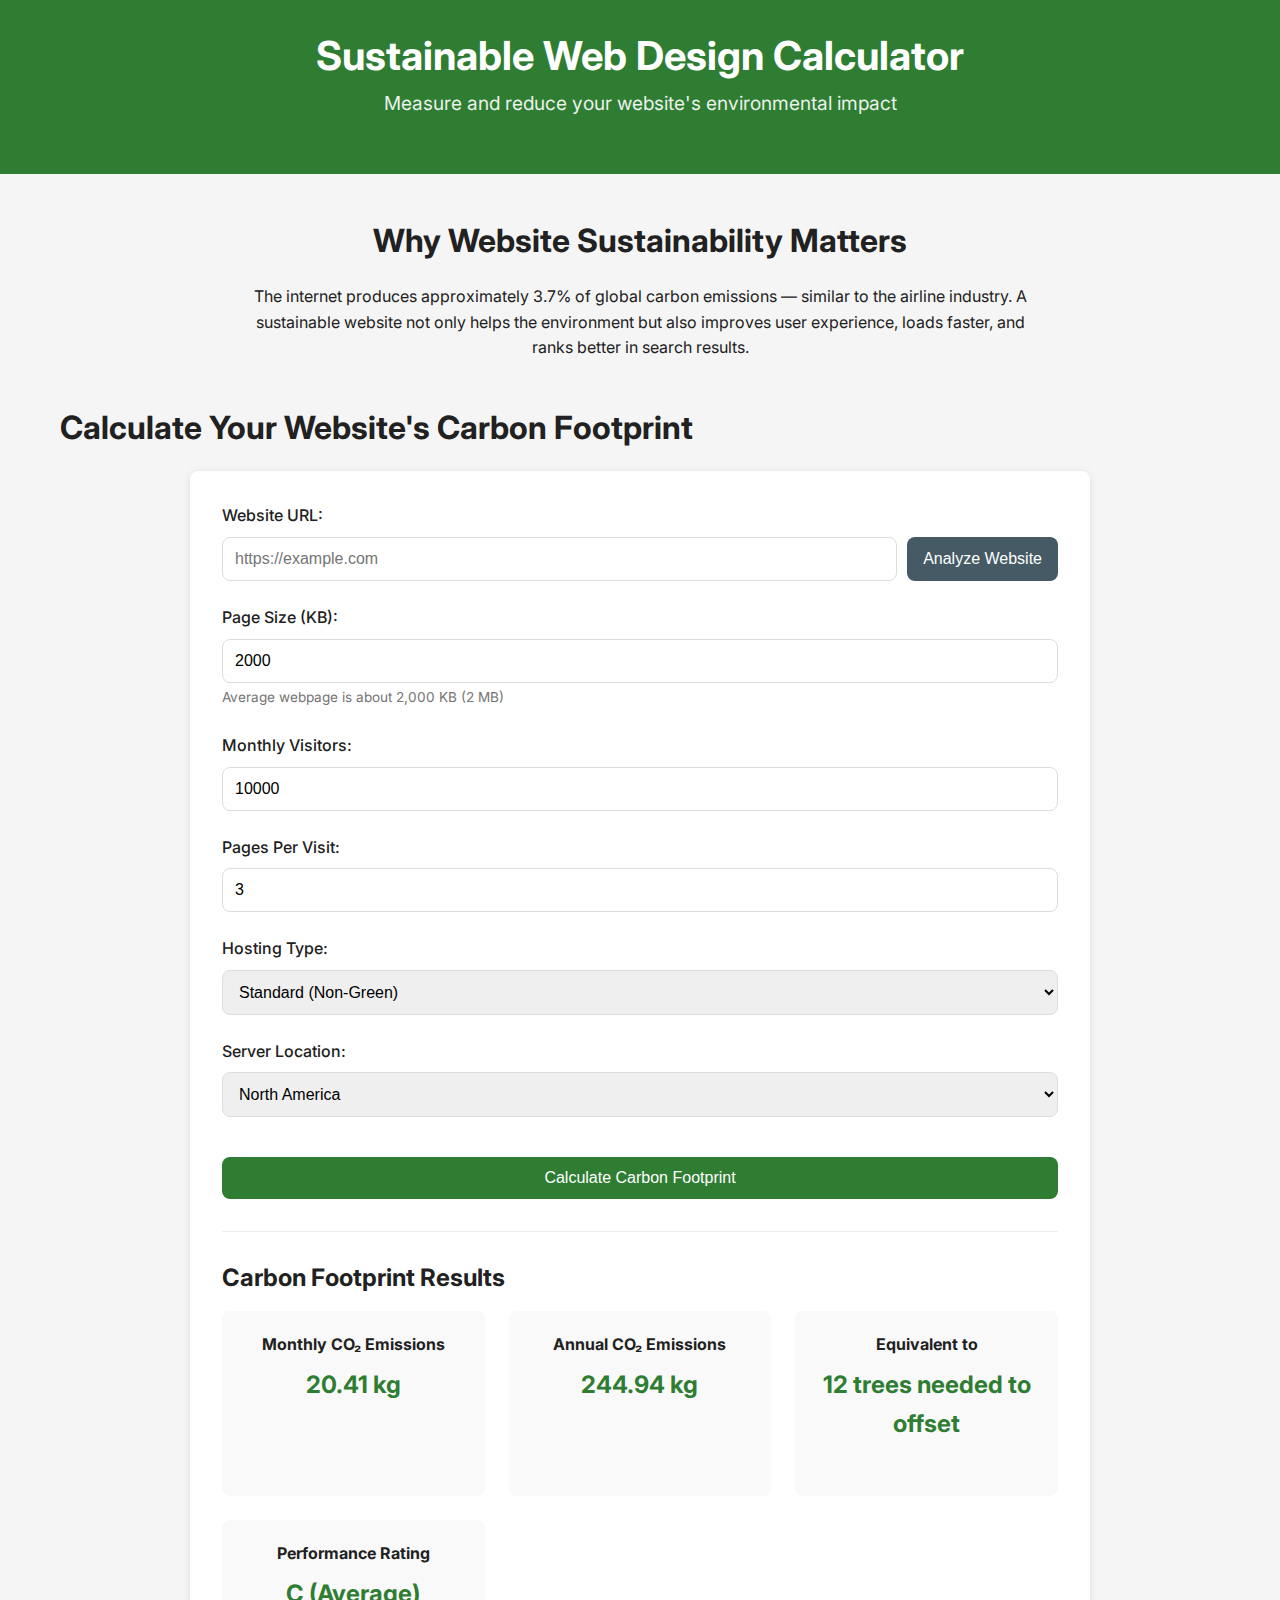
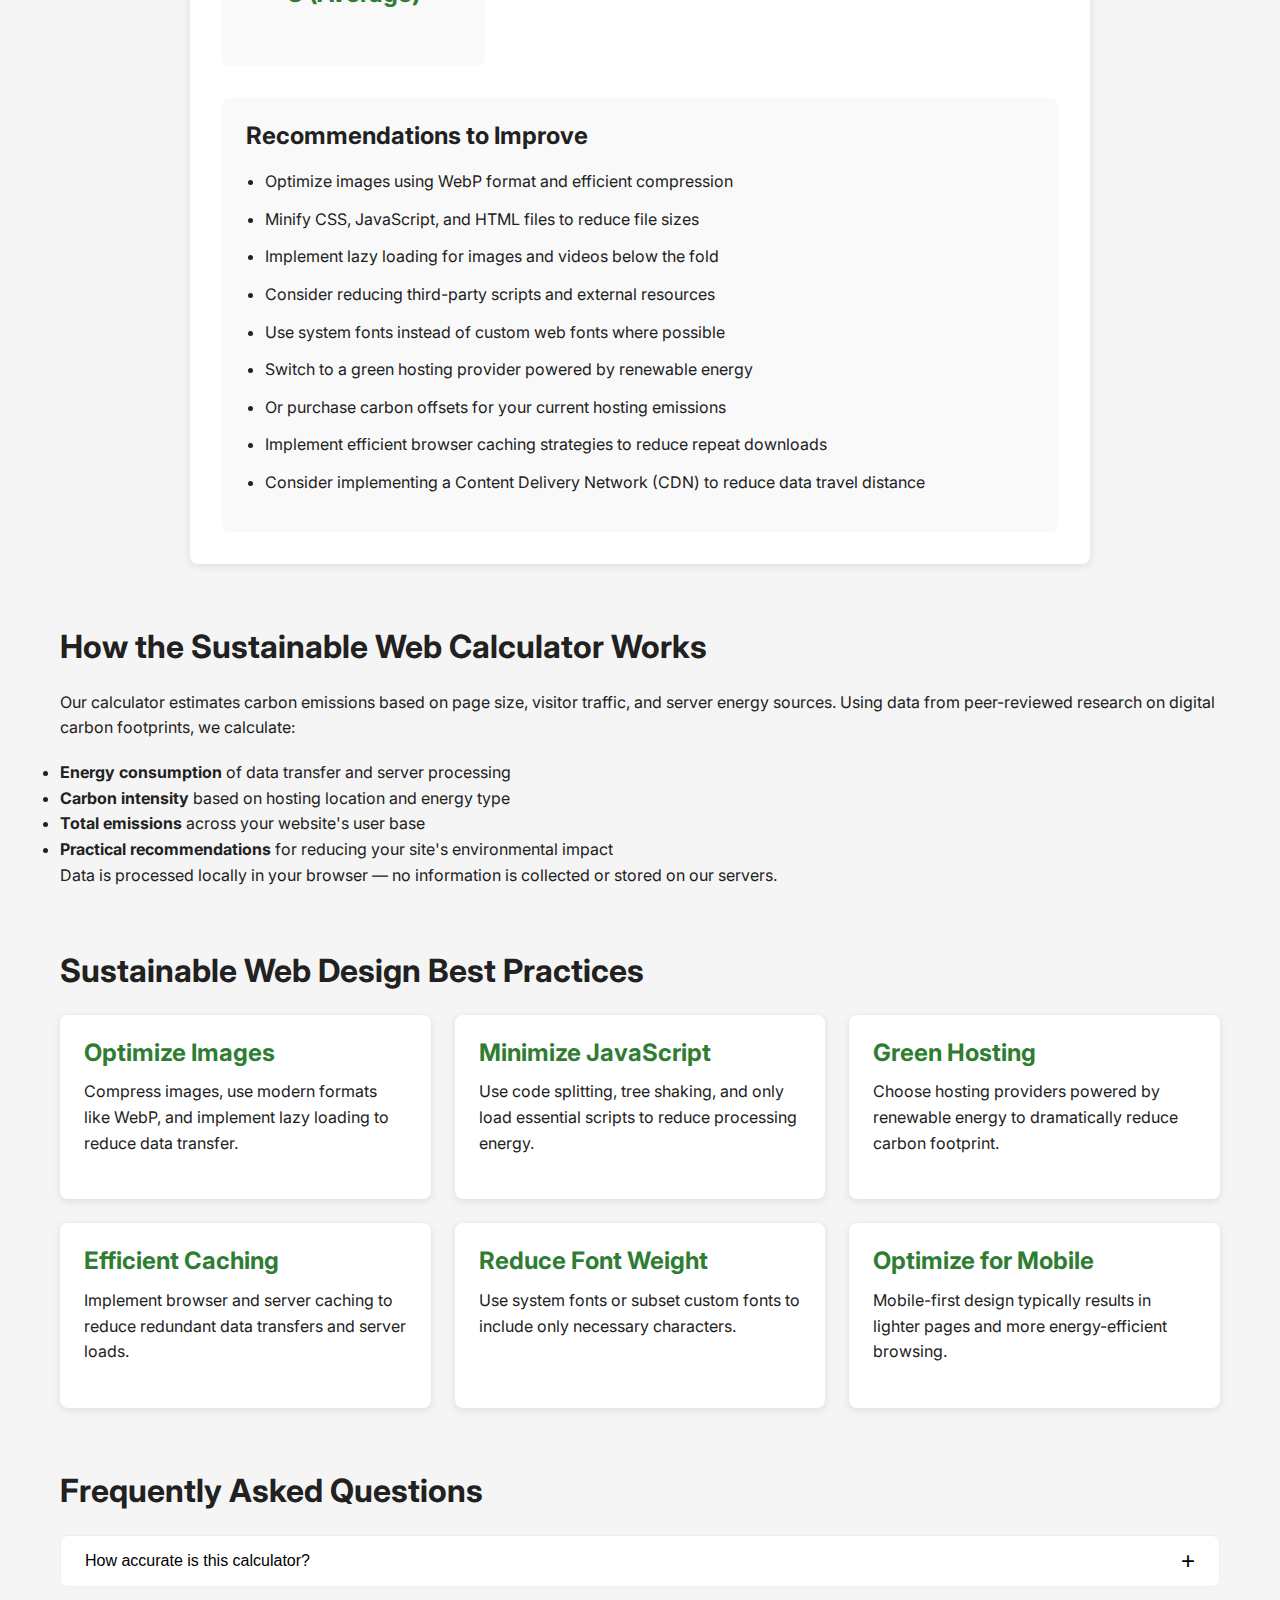
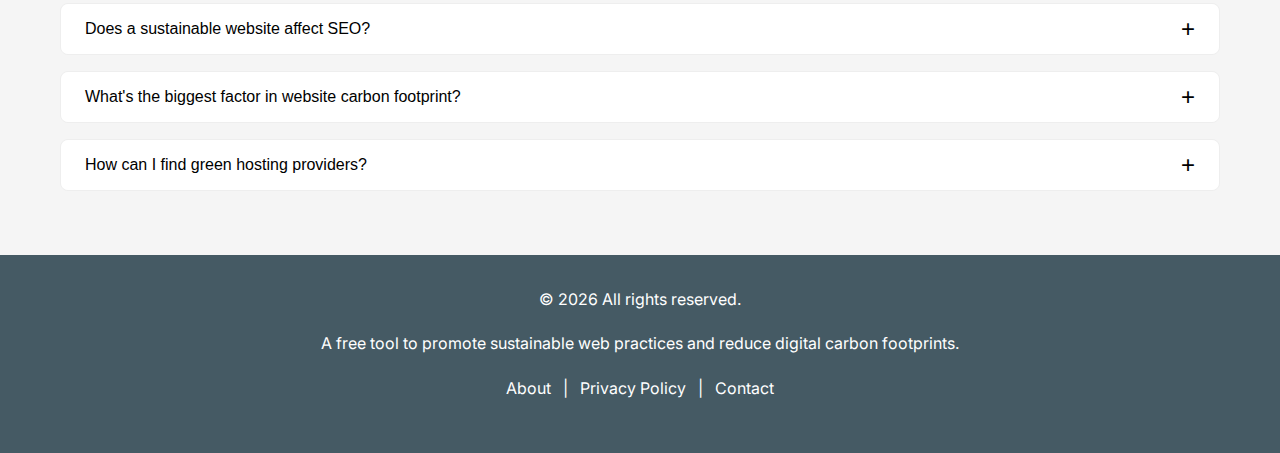
<file: index.html>
<!DOCTYPE html>
<html lang="en">
<head>
    <meta charset="UTF-8">
    <meta name="viewport" content="width=device-width, initial-scale=1.0">
    <title>Sustainable Web Design Calculator | Reduce Your Website's Carbon Footprint</title>
    <meta name="description" content="Calculate your website's carbon footprint and get actionable recommendations to create more environmentally friendly web designs. Free sustainability tool for web developers and designers.">
    <meta name="keywords" content="sustainable web design, carbon footprint calculator, eco-friendly website, green web development, website sustainability, carbon emissions calculator, sustainable UX, website optimization">
    <meta name="author" content="Marco Ciaramella">
    <meta name="robots" content="index, follow">
    
    <!-- Open Graph / Social Media Meta Tags -->
    <meta property="og:title" content="Sustainable Web Design Calculator | Reduce Website Carbon Footprint">
    <meta property="og:description" content="Calculate your website's environmental impact and get actionable sustainability recommendations for free.">
    <meta property="og:type" content="website">
    <meta property="og:url" content="https://marcociaramella.github.io/WebCarbonCalculator">
    <meta property="og:image" content="https://marcociaramella.github.io/WebCarbonCalculator/images/sustainable-calculator-preview.jpg">
    
    <!-- Twitter Card data -->
    <meta name="twitter:card" content="summary_large_image">
    <meta name="twitter:title" content="Sustainable Web Design Calculator">
    <meta name="twitter:description" content="Calculate your website's carbon footprint and improve sustainability.">
    <meta name="twitter:image" content="https://marcociaramella.github.io/WebCarbonCalculator/images/sustainable-calculator-preview.jpg">
    
    <!-- Favicon -->
    <link rel="icon" href="favicon.ico" type="image/x-icon">
    
    <!-- Stylesheets -->
    <link rel="stylesheet" href="styles.css">
    
    <!-- Structured Data / Schema.org -->
    <script type="application/ld+json">
    {
      "@context": "https://schema.org",
      "@type": "WebApplication",
      "name": "Sustainable Web Design Calculator",
      "url": "https://marcociaramella.github.io/WebCarbonCalculator",
      "description": "A free calculator to measure website carbon footprint and improve web sustainability",
      "applicationCategory": "Web Development Tool",
      "operatingSystem": "Any",
      "offers": {
        "@type": "Offer",
        "price": "0",
        "priceCurrency": "USD"
      },
      "creator": {
        "@type": "Person",
        "name": "Marco Ciaramella"
      }
    }
    </script>
    
    <!-- Preconnect to required origins -->
    <link rel="preconnect" href="https://fonts.googleapis.com">
    <link rel="preconnect" href="https://fonts.gstatic.com" crossorigin>
    <link href="https://fonts.googleapis.com/css2?family=Inter:wght@400;500;700&display=swap" rel="stylesheet">
    <link rel="canonical" href="https://marcociaramella.github.io/WebCarbonCalculator/">
    <link rel="sitemap" type="application/xml" href="sitemap.xml">
</head>
<body>
    <header>
        <div class="container">
            <h1>Sustainable Web Design Calculator</h1>
            <p class="tagline">Measure and reduce your website's environmental impact</p>
        </div>
    </header>

    <main class="container">
        <section class="intro">
            <h2>Why Website Sustainability Matters</h2>
            <p>The internet produces approximately 3.7% of global carbon emissions — similar to the airline industry. A sustainable website not only helps the environment but also improves user experience, loads faster, and ranks better in search results.</p>
        </section>

        <section class="calculator-section">
            <h2>Calculate Your Website's Carbon Footprint</h2>
            <div class="calculator-container">
                <form id="calculator-form">
                    <div class="form-group url-input-group">
                        <label for="website-url">Website URL:</label>
                        <div class="url-input-wrapper">
                            <input type="url" id="website-url" name="website-url" placeholder="https://example.com" required>
                            <button type="button" id="analyze-button" class="analyze-btn">Analyze Website</button>
                        </div>
                        <div id="analysis-status" class="status-message"></div>
                    </div>
                    
                    <div class="form-group">
                        <label for="page-size">Page Size (KB):</label>
                        <input type="number" id="page-size" name="page-size" min="0" step="1" value="2000" required>
                        <span class="helper-text">Average webpage is about 2,000 KB (2 MB)</span>
                    </div>
                    
                    <div class="form-group">
                        <label for="monthly-visitors">Monthly Visitors:</label>
                        <input type="number" id="monthly-visitors" name="monthly-visitors" min="0" step="1" value="10000" required>
                    </div>
                    
                    <div class="form-group">
                        <label for="pages-per-visit">Pages Per Visit:</label>
                        <input type="number" id="pages-per-visit" name="pages-per-visit" min="0" step="0.1" value="3" required>
                    </div>
                    
                    <div class="form-group">
                        <label for="hosting-type">Hosting Type:</label>
                        <select id="hosting-type" name="hosting-type">
                            <option value="standard">Standard (Non-Green)</option>
                            <option value="green">Green/Renewable Energy</option>
                        </select>
                    </div>
                    
                    <div class="form-group">
                        <label for="server-location">Server Location:</label>
                        <select id="server-location" name="server-location">
                            <option value="north-america">North America</option>
                            <option value="europe">Europe</option>
                            <option value="asia">Asia</option>
                            <option value="oceania">Oceania</option>
                            <option value="south-america">South America</option>
                            <option value="africa">Africa</option>
                        </select>
                    </div>
                    
                    <button type="submit" class="calculate-btn">Calculate Carbon Footprint</button>
                </form>
                
                <div id="results" class="results hidden">
                    <h3>Carbon Footprint Results</h3>
                    <div class="results-grid">
                        <div class="result-card">
                            <h4>Monthly CO₂ Emissions</h4>
                            <p id="monthly-co2" class="result-value">0 kg</p>
                        </div>
                        <div class="result-card">
                            <h4>Annual CO₂ Emissions</h4>
                            <p id="annual-co2" class="result-value">0 kg</p>
                        </div>
                        <div class="result-card">
                            <h4>Equivalent to</h4>
                            <p id="co2-equivalent" class="result-value">0 trees needed to offset</p>
                        </div>
                        <div class="result-card">
                            <h4>Performance Rating</h4>
                            <p id="performance-rating" class="result-value">N/A</p>
                        </div>
                    </div>
                    
                    <div id="recommendations" class="recommendations">
                        <h3>Recommendations to Improve</h3>
                        <ul id="recommendation-list">
                            <!-- Recommendations will be added here dynamically -->
                        </ul>
                    </div>
                </div>
            </div>
        </section>
        
        <section class="explanation">
            <h2>How the Sustainable Web Calculator Works</h2>
            <p>Our calculator estimates carbon emissions based on page size, visitor traffic, and server energy sources. Using data from peer-reviewed research on digital carbon footprints, we calculate:</p>
            <ul>
                <li><strong>Energy consumption</strong> of data transfer and server processing</li>
                <li><strong>Carbon intensity</strong> based on hosting location and energy type</li>
                <li><strong>Total emissions</strong> across your website's user base</li>
                <li><strong>Practical recommendations</strong> for reducing your site's environmental impact</li>
            </ul>
            <p>Data is processed locally in your browser — no information is collected or stored on our servers.</p>
        </section>
        
        <section class="sustainability-tips">
            <h2>Sustainable Web Design Best Practices</h2>
            <div class="tips-grid">
                <div class="tip-card">
                    <h3>Optimize Images</h3>
                    <p>Compress images, use modern formats like WebP, and implement lazy loading to reduce data transfer.</p>
                </div>
                <div class="tip-card">
                    <h3>Minimize JavaScript</h3>
                    <p>Use code splitting, tree shaking, and only load essential scripts to reduce processing energy.</p>
                </div>
                <div class="tip-card">
                    <h3>Green Hosting</h3>
                    <p>Choose hosting providers powered by renewable energy to dramatically reduce carbon footprint.</p>
                </div>
                <div class="tip-card">
                    <h3>Efficient Caching</h3>
                    <p>Implement browser and server caching to reduce redundant data transfers and server loads.</p>
                </div>
                <div class="tip-card">
                    <h3>Reduce Font Weight</h3>
                    <p>Use system fonts or subset custom fonts to include only necessary characters.</p>
                </div>
                <div class="tip-card">
                    <h3>Optimize for Mobile</h3>
                    <p>Mobile-first design typically results in lighter pages and more energy-efficient browsing.</p>
                </div>
            </div>
        </section>
        
        <section class="faq">
            <h2>Frequently Asked Questions</h2>
            <div class="accordion">
                <div class="accordion-item">
                    <button class="accordion-header">How accurate is this calculator?</button>
                    <div class="accordion-content">
                        <p>This calculator provides estimates based on current research on digital carbon emissions. While it can't account for every variable, it uses peer-reviewed methodologies to give you a reasonable approximation and actionable insights.</p>
                    </div>
                </div>
                <div class="accordion-item">
                    <button class="accordion-header">Does a sustainable website affect SEO?</button>
                    <div class="accordion-content">
                        <p>Yes! Many sustainability optimizations (smaller page size, faster loading, better mobile experience) directly improve SEO performance. Google's Core Web Vitals and page experience signals favor efficient websites.</p>
                    </div>
                </div>
                <div class="accordion-item">
                    <button class="accordion-header">What's the biggest factor in website carbon footprint?</button>
                    <div class="accordion-content">
                        <p>Page weight (total KB downloaded) typically has the largest impact, followed by the energy source of your hosting provider. Reducing page size through optimization can significantly decrease carbon emissions.</p>
                    </div>
                </div>
                <div class="accordion-item">
                    <button class="accordion-header">How can I find green hosting providers?</button>
                    <div class="accordion-content">
                        <p>Look for hosting companies that use 100% renewable energy or purchase Renewable Energy Certificates (RECs). The Green Web Foundation maintains a directory of verified green hosting providers.</p>
                    </div>
                </div>
            </div>
        </section>
    </main>

    <footer>
        <div class="container">
            <p>&copy; <span id="current-year">2025</span> All rights reserved.</p>
            <p>A free tool to promote sustainable web practices and reduce digital carbon footprints.</p>
            <p><a href="/about">About</a> | <a href="/privacy">Privacy Policy</a> | <a href="/contact">Contact</a></p>
        </div>
    </footer>

    <script src="calculator.js"></script>
    <script>
        // Set current year in footer
        document.getElementById('current-year').textContent = new Date().getFullYear();
        
        // Initialize accordion functionality
        document.querySelectorAll('.accordion-header').forEach(button => {
            button.addEventListener('click', () => {
                button.classList.toggle('active');
                const content = button.nextElementSibling;
                if (content.style.maxHeight) {
                    content.style.maxHeight = null;
                } else {
                    content.style.maxHeight = content.scrollHeight + 'px';
                }
            });
        });
    </script>
</body>
</html>
</file>
<file: styles.css>
/* Base Styles and Variables */
:root {
    --primary-color: #2e7d32;
    --primary-light: #60ad5e;
    --primary-dark: #005005;
    --secondary-color: #455a64;
    --text-color: #212121;
    --text-light: #757575;
    --background-color: #f5f5f5;
    --card-color: #ffffff;
    --accent-color: #4caf50;
    --border-radius: 8px;
    --box-shadow: 0 2px 8px rgba(0, 0, 0, 0.1);
    --transition: all 0.3s ease;
}

/* Reset and Base Styles */
* {
    margin: 0;
    padding: 0;
    box-sizing: border-box;
}

body {
    font-family: 'Inter', -apple-system, BlinkMacSystemFont, 'Segoe UI', Roboto, Oxygen, Ubuntu, Cantarell, 'Open Sans', sans-serif;
    line-height: 1.6;
    color: var(--text-color);
    background-color: var(--background-color);
}

.container {
    max-width: 1200px;
    margin: 0 auto;
    padding: 0 20px;
}

/* Typography */
h1, h2, h3, h4, h5, h6 {
    margin-bottom: 0.75em;
    line-height: 1.2;
    color: var(--text-color);
}

h1 {
    font-size: 2.5rem;
}

h2 {
    font-size: 2rem;
    margin-top: 1.5em;
}

h3 {
    font-size: 1.5rem;
}

p {
    margin-bottom: 1.2em;
}

/* Header Styles */
header {
    background-color: var(--primary-color);
    color: white;
    padding: 2rem 0;
    text-align: center;
}

header h1 {
    color: white;
    margin-bottom: 0.5rem;
}

.tagline {
    font-size: 1.2rem;
    opacity: 0.9;
}

/* Main Content Sections */
main {
    padding: 3rem 0;
}

section {
    margin-bottom: 4rem;
}

.intro {
    max-width: 800px;
    margin: 0 auto 3rem;
    text-align: center;
}

/* Calculator Styles */
.calculator-container {
    background-color: var(--card-color);
    border-radius: var(--border-radius);
    box-shadow: var(--box-shadow);
    padding: 2rem;
    max-width: 900px;
    margin: 0 auto;
}

.form-group {
    margin-bottom: 1.5rem;
}

label {
    display: block;
    margin-bottom: 0.5rem;
    font-weight: 500;
}

input, select {
    width: 100%;
    padding: 0.75rem;
    border: 1px solid #ddd;
    border-radius: var(--border-radius);
    font-size: 1rem;
    transition: var(--transition);
}

input:focus, select:focus {
    outline: none;
    border-color: var(--primary-color);
    box-shadow: 0 0 0 2px rgba(46, 125, 50, 0.2);
}

.helper-text {
    display: block;
    font-size: 0.85rem;
    color: var(--text-light);
    margin-top: 0.3rem;
}

.calculate-btn {
    background-color: var(--primary-color);
    color: white;
    border: none;
    padding: 0.75rem 1.5rem;
    font-size: 1rem;
    font-weight: 500;
    border-radius: var(--border-radius);
    cursor: pointer;
    transition: var(--transition);
    width: 100%;
    margin-top: 1rem;
}

.calculate-btn:hover {
    background-color: var(--primary-dark);
}

/* URL Input and Analysis Button */
.url-input-wrapper {
    display: flex;
    gap: 10px;
}

.url-input-wrapper input {
    flex-grow: 1;
}

.analyze-btn {
    background-color: var(--secondary-color);
    color: white;
    border: none;
    padding: 0.75rem 1rem;
    font-size: 1rem;
    font-weight: 500;
    border-radius: var(--border-radius);
    cursor: pointer;
    transition: var(--transition);
    white-space: nowrap;
}

.analyze-btn:hover {
    background-color: #37474f;
}

.status-message {
    margin-top: 0.5rem;
    font-size: 0.9rem;
}

.loading {
    color: #2196F3;
}

.error {
    color: #f44336;
}

.success {
    color: var(--primary-color);
}

/* Results Styles */
.results {
    margin-top: 2rem;
    padding-top: 2rem;
    border-top: 1px solid #eee;
}

.hidden {
    display: none;
}

.results-grid {
    display: grid;
    grid-template-columns: repeat(auto-fit, minmax(200px, 1fr));
    gap: 1.5rem;
    margin-bottom: 2rem;
}

.result-card {
    background-color: #f9f9f9;
    padding: 1.5rem;
    border-radius: var(--border-radius);
    text-align: center;
}

.result-value {
    font-size: 1.5rem;
    font-weight: bold;
    color: var(--primary-color);
}

.recommendations {
    background-color: #f9f9f9;
    padding: 1.5rem;
    border-radius: var(--border-radius);
    margin-top: 2rem;
}

.recommendations ul {
    padding-left: 1.2rem;
}

.recommendations li {
    margin-bottom: 0.75rem;
}

/* Sustainability Tips */
.tips-grid {
    display: grid;
    grid-template-columns: repeat(auto-fit, minmax(280px, 1fr));
    gap: 1.5rem;
}

.tip-card {
    background-color: var(--card-color);
    padding: 1.5rem;
    border-radius: var(--border-radius);
    box-shadow: var(--box-shadow);
    transition: var(--transition);
}

.tip-card:hover {
    transform: translateY(-5px);
    box-shadow: 0 8px 15px rgba(0, 0, 0, 0.1);
}

.tip-card h3 {
    color: var(--primary-color);
    margin-bottom: 0.75rem;
}

/* FAQ Accordion */
.accordion-item {
    margin-bottom: 1rem;
    border: 1px solid #eee;
    border-radius: var(--border-radius);
    overflow: hidden;
}

.accordion-header {
    width: 100%;
    padding: 1rem 1.5rem;
    background-color: var(--card-color);
    border: none;
    text-align: left;
    font-size: 1rem;
    font-weight: 500;
    cursor: pointer;
    position: relative;
    transition: var(--transition);
}

.accordion-header:after {
    content: "+";
    position: absolute;
    right: 1.5rem;
    font-size: 1.5rem;
    top: 50%;
    transform: translateY(-50%);
}

.accordion-header.active:after {
    content: "−";
}

.accordion-header:hover {
    background-color: #f9f9f9;
}

.accordion-content {
    padding: 0;
    max-height: 0;
    overflow: hidden;
    transition: max-height 0.3s ease;
}

.accordion-content p {
    padding: 1rem 1.5rem;
    margin: 0;
}

/* Footer */
footer {
    background-color: var(--secondary-color);
    color: white;
    padding: 2rem 0;
    text-align: center;
}

footer a {
    color: white;
    text-decoration: none;
    margin: 0 0.5rem;
}

footer a:hover {
    text-decoration: underline;
}

/* Responsiveness */
@media (max-width: 768px) {
    h1 {
        font-size: 2rem;
    }
    
    h2 {
        font-size: 1.5rem;
    }
    
    .calculator-container {
        padding: 1.5rem;
    }
    
    .results-grid {
        grid-template-columns: 1fr;
    }

    .url-input-wrapper {
        flex-direction: column;
        gap: 5px;
    }
    
    .analyze-btn {
        width: 100%;
    }
}

/* Accessibility */
@media (prefers-reduced-motion: reduce) {
    * {
        transition: none !important;
    }
}
</file>
